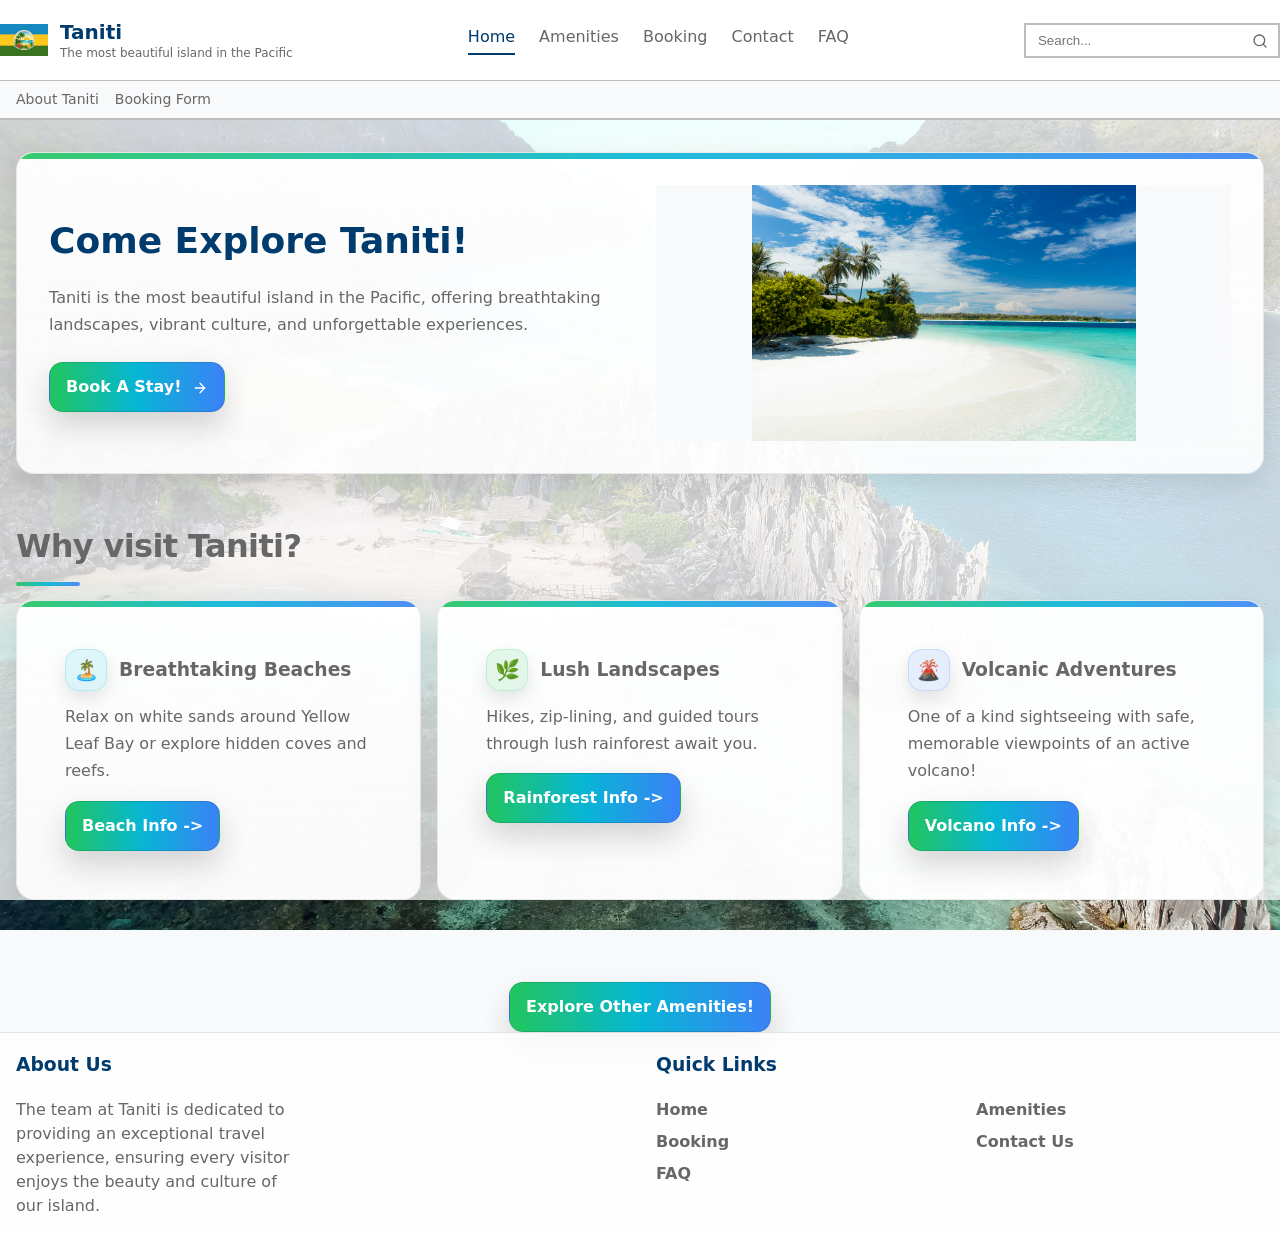
<file: index.html>
<!doctype html>
<html lang="en">
<head>
  <meta charset="utf-8">
  <meta name="viewport" content="width=device-width, initial-scale=1">
  <title>Taniti Home Page</title>
  <link rel="stylesheet" href="style.css">
</head>
<body>
  <div class="page" data-page="home">
    <header class="header">
  <div class="container header-main">
    <div class="header-row">
      <div class="brand">
        <div class="brand-logo">
          <img src="assets/Taniti_fictional_flag.png" alt="Flag of Taniti">
        </div>
        <div>
          <div class="brand-title">Taniti</div>
          <div class="brand-subtitle">The most beautiful island in the Pacific</div>
        </div>
      </div>

      <nav class="nav" aria-label="Primary">
        <a class="nav-link active" href="index.html">Home</a><a class="nav-link" href="amenities.html">Amenities</a><a class="nav-link" href="booking.html">Booking</a><a class="nav-link" href="contact-us.html">Contact</a><a class="nav-link" href="about.html">FAQ</a>
      </nav>

      <div class="search" aria-label="Search">
        <div class="search-wrap">
          <input class="search-input" type="text" placeholder="Search...">
          <span class="search-icon"><svg viewBox="0 0 24 24" fill="none" stroke="currentColor" stroke-width="2" stroke-linecap="round" stroke-linejoin="round" aria-hidden="true"><circle cx="11" cy="11" r="8"></circle><path d="m21 21-4.3-4.3"></path></svg></span>
        </div>
      </div>

      <button class="mobile-btn" type="button" aria-label="Menu">
        <span style="width:24px;height:24px;color:var(--text);display:inline-block"><svg viewBox="0 0 24 24" fill="none" stroke="currentColor" stroke-width="2" stroke-linecap="round" stroke-linejoin="round" aria-hidden="true"><path d="M4 6h16"></path><path d="M4 12h16"></path><path d="M4 18h16"></path></svg></span>
      </button>
    </div>
  </div>

  <div class="subnav">
    <div class="container">
      <nav class="subnav-row" aria-label="Section shortcuts">
        <a href="#why-taniti">About Taniti</a>
        <a href="booking.html#booking-form">Booking Form</a>
      </nav>
    </div>
  </div>
</header>
    <main class="container">
  <section class="section card hero">
    <div class="hero-grid">
      <div>
        <h1 class="hero-title">Come Explore Taniti!</h1>
        <p class="hero-text">Taniti is the most beautiful island in the Pacific, offering breathtaking landscapes, vibrant culture, and unforgettable experiences.</p>
        <a class="btn-primary" href="booking.html#booking-form">
          Book A Stay!
          <span style="width:16px;height:16px;display:inline-block"><svg viewBox="0 0 24 24" fill="none" stroke="currentColor" stroke-width="2" stroke-linecap="round" stroke-linejoin="round" aria-hidden="true"><path d="M5 12h14"></path><path d="m12 5 7 7-7 7"></path></svg></span>
        </a>
      </div>

      <div class="hero-media contain">
        <img src="assets/jcob-nasyr-ppMxyOhPtd8-unsplash.jpg" alt="Taniti">
      </div>
    </div>
  </section>

  <section id="why-taniti" class="section">
    <h2 class="section-title">Why visit Taniti?</h2>
    <div class="mini-grid">
      <div class="card mini-card">
      <div class="prose">
        <div class="badge-row">
          <div class="icon-badge teal">🏝️</div>
            <h3 class="card-title">Breathtaking Beaches</h3>
          </div>
          <p>Relax on white sands around Yellow Leaf Bay or explore hidden coves and reefs.</p>
          <a class="btn-primary" href="amenities.html#beaches">
            Beach Info -></a>
        </div>
      </div>
      <div class="card mini-card">
        <div class="prose">
          <div class="badge-row">
            <div class="icon-badge green">🌿</div>
            <h3 class="card-title">Lush Landscapes</h3>
          </div>
          <p>Hikes, zip-lining, and guided tours through lush rainforest await you.</p>
          <a class="btn-primary" href="amenities.html#rainforest">
            Rainforest Info -></a>
        </div>
      </div>
      <div class="card mini-card">
        <div class="prose">
          <div class="badge-row">
            <div class="icon-badge">🌋</div>
            <h3 class="card-title">Volcanic Adventures</h3>
          </div>
          <p>One of a kind sightseeing with safe, memorable viewpoints of an active volcano!</p>
          <a class="btn-primary" href="amenities.html#volcano">
            Volcano Info -></a>
        </div>
      </div>
      </div>
    </div>
    <div style="margin-top:2px; justify-content:center; display:flex;">
      <a class="btn-primary" href="amenities.html" style="justify-content:center;">Explore Other Amenities!</a>
    </div>
  </section>
  <footer class="footer">
  <div class="container">
    <div class="footer-grid">
      <div>
        <h3>About Us</h3>
        <p>The team at Taniti is dedicated to providing an exceptional travel experience, ensuring every visitor enjoys the beauty and culture of our island.</p>
      </div>

      <div></div>

      <div>
        <h3>Quick Links</h3>
        <ul>
          <li><a href="index.html">Home</a></li>
          <li><a href="booking.html">Booking</a></li>
          <li><a href="about.html">FAQ</a></li>
        </ul>
      </div>

      <div>
        <h3>&nbsp;</h3>
        <ul>
          <li><a href="amenities.html">Amenities</a></li>
          <li><a href="contact-us.html">Contact Us</a></li>
        </ul>
      </div>
    </div>
  </div>
</footer>
  </div>
</body>
</html>
</file>
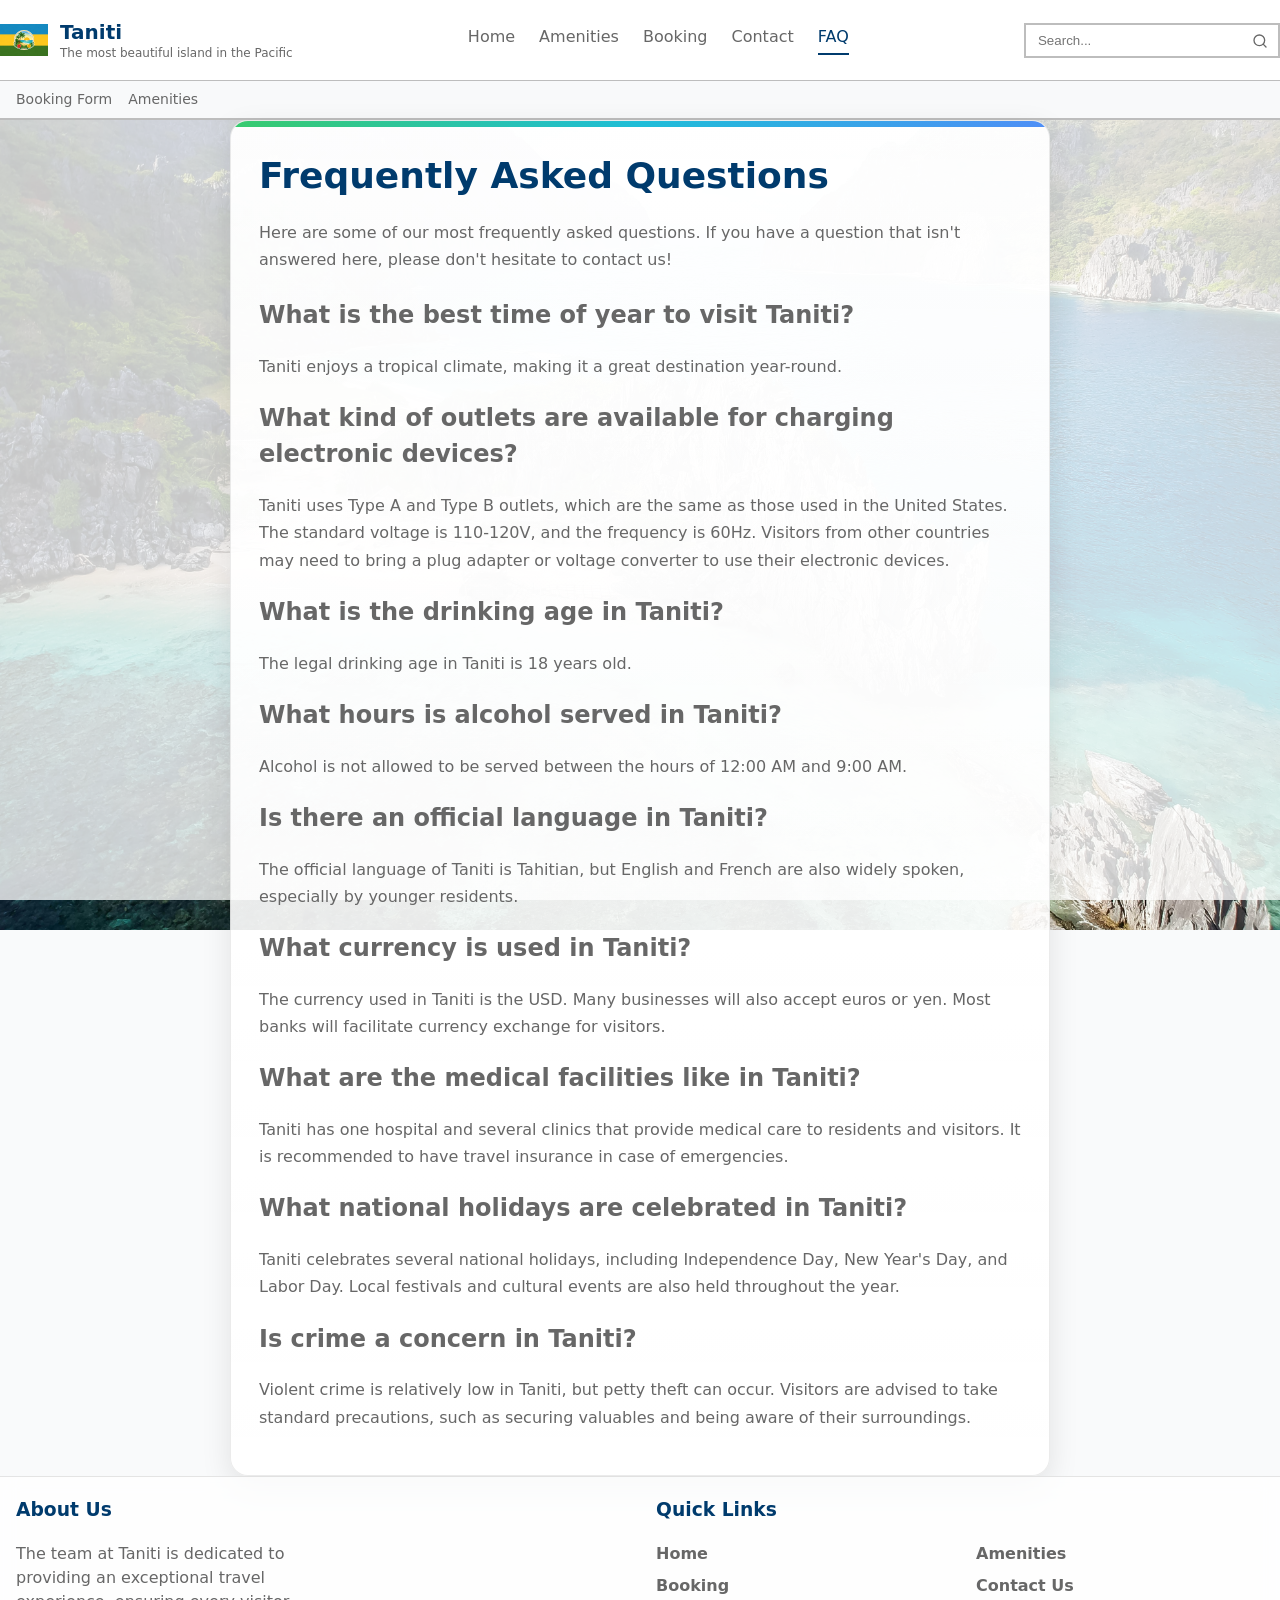
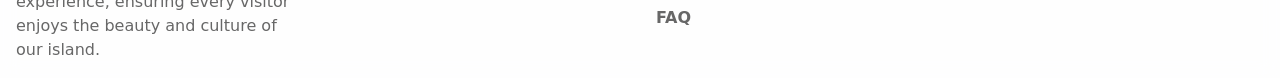
<file: about.html>
<!doctype html>
<html lang="en">
<head>
  <meta charset="utf-8">
  <meta name="viewport" content="width=device-width, initial-scale=1">
  <title>Taniti - FAQ</title>
  <link rel="stylesheet" href="style.css">
</head>
<body>
  <div class="page" data-page="about">
    <header class="header">
  <div class="container header-main">
    <div class="header-row">
      <div class="brand">
        <div class="brand-logo">
          <img src="assets/Taniti_fictional_flag.png" alt="Flag of Taniti">
        </div>
        <div>
          <div class="brand-title">Taniti</div>
          <div class="brand-subtitle">The most beautiful island in the Pacific</div>
        </div>
      </div>

      <nav class="nav" aria-label="Primary">
        <a class="nav-link" href="index.html">Home</a><a class="nav-link" href="amenities.html">Amenities</a><a class="nav-link" href="booking.html">Booking</a><a class="nav-link" href="contact-us.html">Contact</a><a class="nav-link active" href="about.html">FAQ</a>
      </nav>
    <div class="search" aria-label="Search">
        <div class="search-wrap">
          <input class="search-input" type="text" placeholder="Search...">
          <span class="search-icon"><svg viewBox="0 0 24 24" fill="none" stroke="currentColor" stroke-width="2" stroke-linecap="round" stroke-linejoin="round" aria-hidden="true"><circle cx="11" cy="11" r="8"></circle><path d="m21 21-4.3-4.3"></path></svg></span>
        </div>
      </div>

      <button class="mobile-btn" type="button" aria-label="Menu">
        <span style="width:24px;height:24px;color:var(--text);display:inline-block"><svg viewBox="0 0 24 24" fill="none" stroke="currentColor" stroke-width="2" stroke-linecap="round" stroke-linejoin="round" aria-hidden="true"><path d="M4 6h16"></path><path d="M4 12h16"></path><path d="M4 18h16"></path></svg></span>
      </button>
    </div>
  </div>

  <div class="subnav">
    <div class="container">
      <nav class="subnav-row" aria-label="Section shortcuts">
        <a href="booking.html">Booking Form</a>
        <a href="amenities.html">Amenities</a>
      </nav>
    </div>
  </div>
</header>

<section class="card card-narrow">
  <div>
    <h1 class="hero-title">Frequently Asked Questions</h1>
    <p class="hero-text">Here are some of our most frequently asked questions. If you have a question that isn't answered here, please don't hesitate to <a href="contact-us.html">contact us</a>!</p>
    <h2>What is the best time of year to visit Taniti?</h2>
    <p>Taniti enjoys a tropical climate, making it a great destination year-round.</p>
    <h2>What kind of outlets are available for charging electronic devices?</h2>
    <p>Taniti uses Type A and Type B outlets, which are the same as those used in the United States. The standard voltage is 110-120V, and the frequency is 60Hz. Visitors from other countries may need to bring a plug adapter or voltage converter to use their electronic devices.</p>
    <h2>What is the drinking age in Taniti?</h2>
    <p>The legal drinking age in Taniti is 18 years old.</p>
    <h2>What hours is alcohol served in Taniti?</h2>
    <p>Alcohol is not allowed to be served between the hours of 12:00 AM and 9:00 AM.</p>
    <h2>Is there an official language in Taniti?</h2>
    <p>The official language of Taniti is Tahitian, but English and French are also widely spoken, especially by younger residents.</p>
    <h2>What currency is used in Taniti?</h2>
    <p>The currency used in Taniti is the USD. Many businesses will also accept euros or yen. Most banks will facilitate currency exchange for visitors.</p>
    <h2>What are the medical facilities like in Taniti?</h2>
    <p>Taniti has one hospital and several clinics that provide medical care to residents and visitors. It is recommended to have travel insurance in case of emergencies.</p>
    <h2>What national holidays are celebrated in Taniti?</h2>
    <p>Taniti celebrates several national holidays, including Independence Day, New Year's Day, and Labor Day. Local festivals and cultural events are also held throughout the year.</p>
    <h2>Is crime a concern in Taniti?</h2>
    <p>Violent crime is relatively low in Taniti, but petty theft can occur. Visitors are advised to take standard precautions, such as securing valuables and being aware of their surroundings.</p>
  </div>
</section>
<footer class="footer">
  <div class="container">
    <div class="footer-grid">
      <div>
        <h3>About Us</h3>
        <p>The team at Taniti is dedicated to providing an exceptional travel experience, ensuring every visitor enjoys the beauty and culture of our island.</p>
      </div>

      <div></div>

      <div>
        <h3>Quick Links</h3>
        <ul>
          <li><a href="index.html">Home</a></li>
          <li><a href="booking.html">Booking</a></li>
          <li><a href="about.html">FAQ</a></li>
        </ul>
      </div>

      <div>
        <h3>&nbsp;</h3>
        <ul>
          <li><a href="amenities.html">Amenities</a></li>
          <li><a href="contact-us.html">Contact Us</a></li>
        </ul>
      </div>
    </div>
  </div>
</footer>
</div>
</body>
</html>
</file>
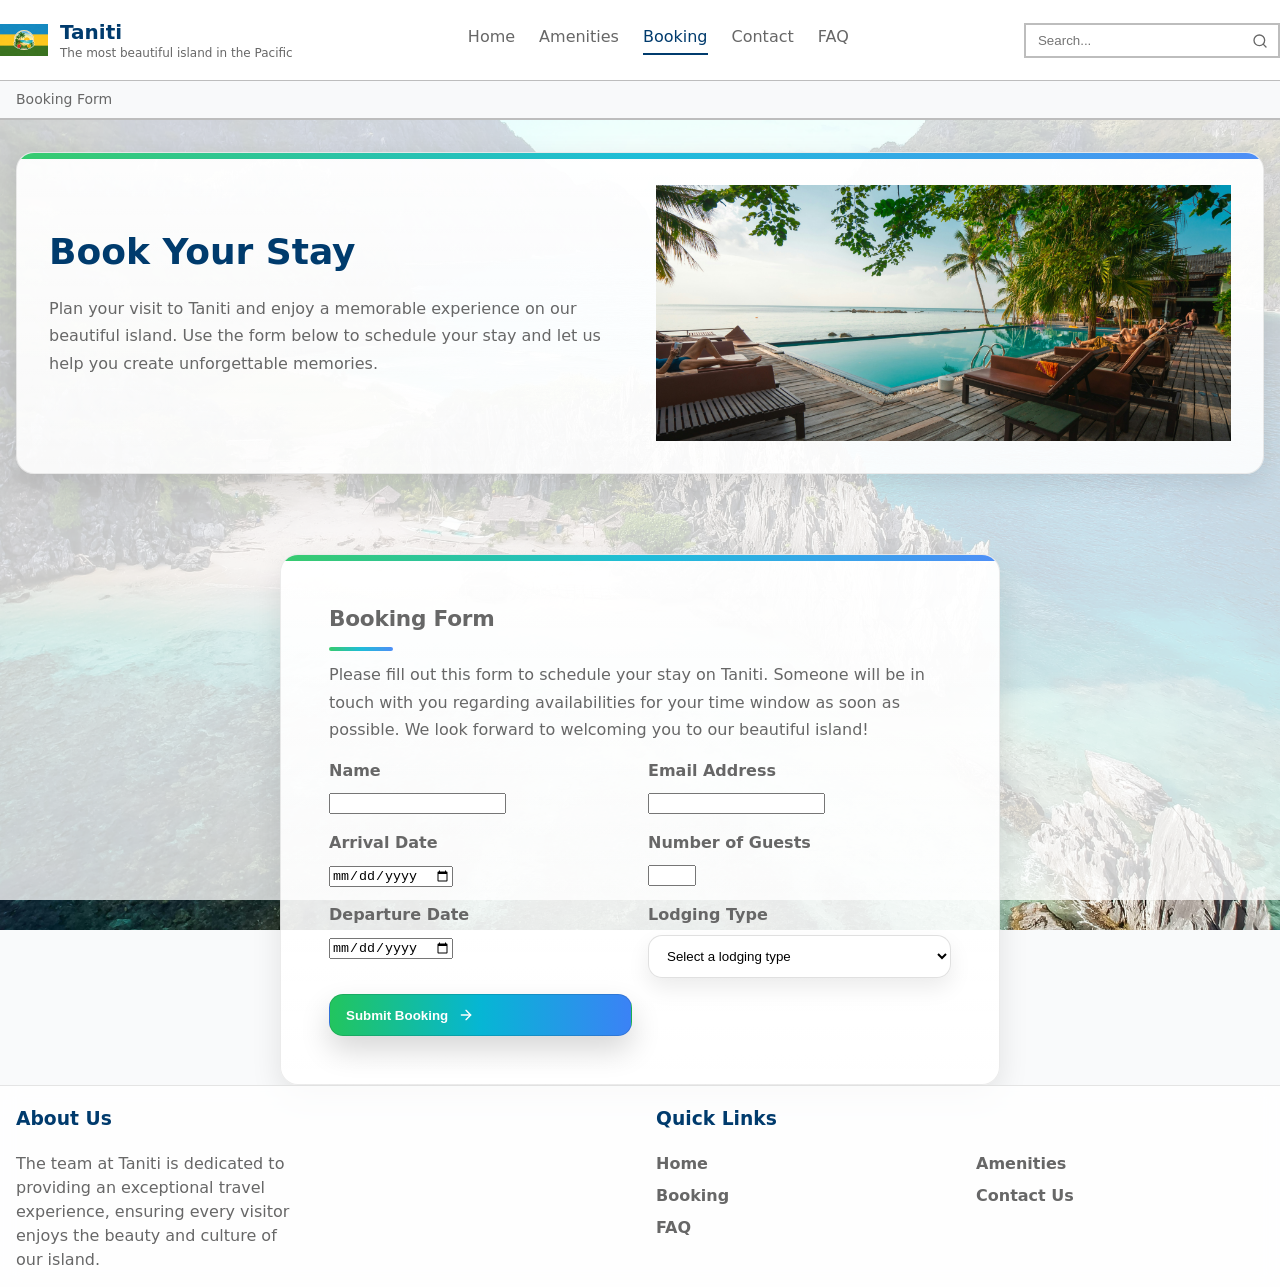
<file: booking.html>
<!doctype html>
<html lang="en">
<head>
  <meta charset="utf-8">
  <meta name="viewport" content="width=device-width, initial-scale=1">
  <title>Taniti - Booking</title>
  <link rel="stylesheet" href="style.css">
</head>
<body>
  <div class="page" data-page="booking">
    <header class="header">
  <div class="container header-main">
    <div class="header-row">
      <div class="brand">
        <div class="brand-logo">
          <img src="assets/Taniti_fictional_flag.png" alt="Flag of Taniti">
        </div>
        <div>
          <div class="brand-title">Taniti</div>
          <div class="brand-subtitle">The most beautiful island in the Pacific</div>
        </div>
      </div>

      <nav class="nav" aria-label="Primary">
        <a class="nav-link" href="index.html">Home</a><a class="nav-link" href="amenities.html">Amenities</a><a class="nav-link active" href="booking.html">Booking</a><a class="nav-link" href="contact-us.html">Contact</a><a class="nav-link" href="about.html">FAQ</a>
      </nav>

      <div class="search" aria-label="Search">
        <div class="search-wrap">
          <input class="search-input" type="text" placeholder="Search...">
          <span class="search-icon"><svg viewBox="0 0 24 24" fill="none" stroke="currentColor" stroke-width="2" stroke-linecap="round" stroke-linejoin="round" aria-hidden="true"><circle cx="11" cy="11" r="8"></circle><path d="m21 21-4.3-4.3"></path></svg></span>
        </div>
      </div>

      <button class="mobile-btn" type="button" aria-label="Menu">
        <span style="width:24px;height:24px;color:var(--text);display:inline-block"><svg viewBox="0 0 24 24" fill="none" stroke="currentColor" stroke-width="2" stroke-linecap="round" stroke-linejoin="round" aria-hidden="true"><path d="M4 6h16"></path><path d="M4 12h16"></path><path d="M4 18h16"></path></svg></span>
      </button>
    </div>
  </div>

  <div class="subnav">
    <div class="container">
      <nav class="subnav-row" aria-label="Section shortcuts">
        <a href="booking.html#booking-form">Booking Form</a>
      </nav>
    </div>
  </div>
</header>
    <main class="container">
  <section class="section card hero">
    <div class="hero-grid">
      <div>
        <h1 class="hero-title">Book Your Stay</h1>
        <p class="hero-text">Plan your visit to Taniti and enjoy a memorable experience on our beautiful island. Use the form below to schedule your stay and let us help you create unforgettable memories.</p>
      </div>

      <div class="hero-media">
        <img src="assets/sasha-kaunas-TAgGZWz6Qg8-unsplash.jpg" alt="Beach Resort in Taniti">
      </div>
    </div>
  </section>
</main>
<div class="card form-card">
  <div class="prose">
    <form id="booking-form" class="booking-form">
      <h2 class="section-title">Booking Form</h2>
      <p>Please fill out this form to schedule your stay on Taniti. Someone will be in touch with you regarding availabilities for your time window as soon as possible. We look forward to welcoming you to our beautiful island!</p>
      <div class="form-grid">
        <div class="form-group">
          <label for="name">Name</label>
          <input type="text" id="name" name="name" required>
        </div>
        <div class="form-group">
          <label for="email">Email Address</label>
          <input type="email" id="email" name="email" required>
        </div>
        <div class="form-group">
          <label for="arrival">Arrival Date</label>
          <input type="date" id="arrival" name="arrival" required min="2026-02-23">
        </div>
        <div class="form-group">
          <label for="guests">Number of Guests</label>
          <input type="number" id="guests" name="guests" min="1" required max="12">
        </div>
        <div class="form-group">
          <label for="departure">Departure Date</label>
          <input type="date" id="departure" name="departure" required min="2026-02-24">
        </div>
        <div class="form-group">
          <label for="lodging">Lodging Type</label>
          <select id="lodging" name="lodging" required>
            <option value="">Select a lodging type</option>
            <option value="standard">4 Star Resort</option>
            <option value="deluxe">Inexpensive Hostel</option>
            <option value="suite">Family Owned Hotels</option>
            <option value="bed-breakfast">Bed & Breakfasts</option>
          </select>
        </div>
        <button type="submit" class="btn-primary">
          Submit Booking
          <span style="width:16px;height:16px;display:inline-block"><svg viewBox="0 0 24 24" fill="none" stroke="currentColor" stroke-width="2" stroke-linecap="round" stroke-linejoin="round" aria-hidden="true"><path d="M5 12h14"></path><path d="m12 5 7 7-7 7"></path></svg></span>
        </button>
      </div>
    </form>
  </div>
</div>
<div id="bookingSuccess" class="card" style="display:none; margin-top:16px;">
  <div class="prose">
    <div class="badge-row">
      <div class="icon-badge green">✅</div>
      <h2 class="card-title">Request received</h2>
    </div>
    <p>Thanks! We'll email you within 1 business day with availability and next steps!</p>
  </div>
</div>

<div id="bookingError" class="card" style="display:none; margin-top:16px">
  <div class="prose">
    <div class="badge-row">
      <div class="icon-badge teal">⚠️</div>
      <h2 class="card-title">Check your information</h2>
    </div>
    <p id="bookingErrorText">There was an error with your booking. Please review your information and try again.</p>
  </div>
</div>
<footer class="footer">
  <div class="container">
    <div class="footer-grid">
      <div>
        <h3>About Us</h3>
        <p>The team at Taniti is dedicated to providing an exceptional travel experience, ensuring every visitor enjoys the beauty and culture of our island.</p>
      </div>

      <div></div>

      <div>
        <h3>Quick Links</h3>
        <ul>
          <li><a href="index.html">Home</a></li>
          <li><a href="booking.html">Booking</a></li>
          <li><a href="about.html">FAQ</a></li>
        </ul>
      </div>

      <div>
        <h3>&nbsp;</h3>
        <ul>
          <li><a href="amenities.html">Amenities</a></li>
          <li><a href="contact-us.html">Contact Us</a></li>
        </ul>
      </div>
    </div>
  </div>
</footer>
  </div>
</body>
</html>
</file>
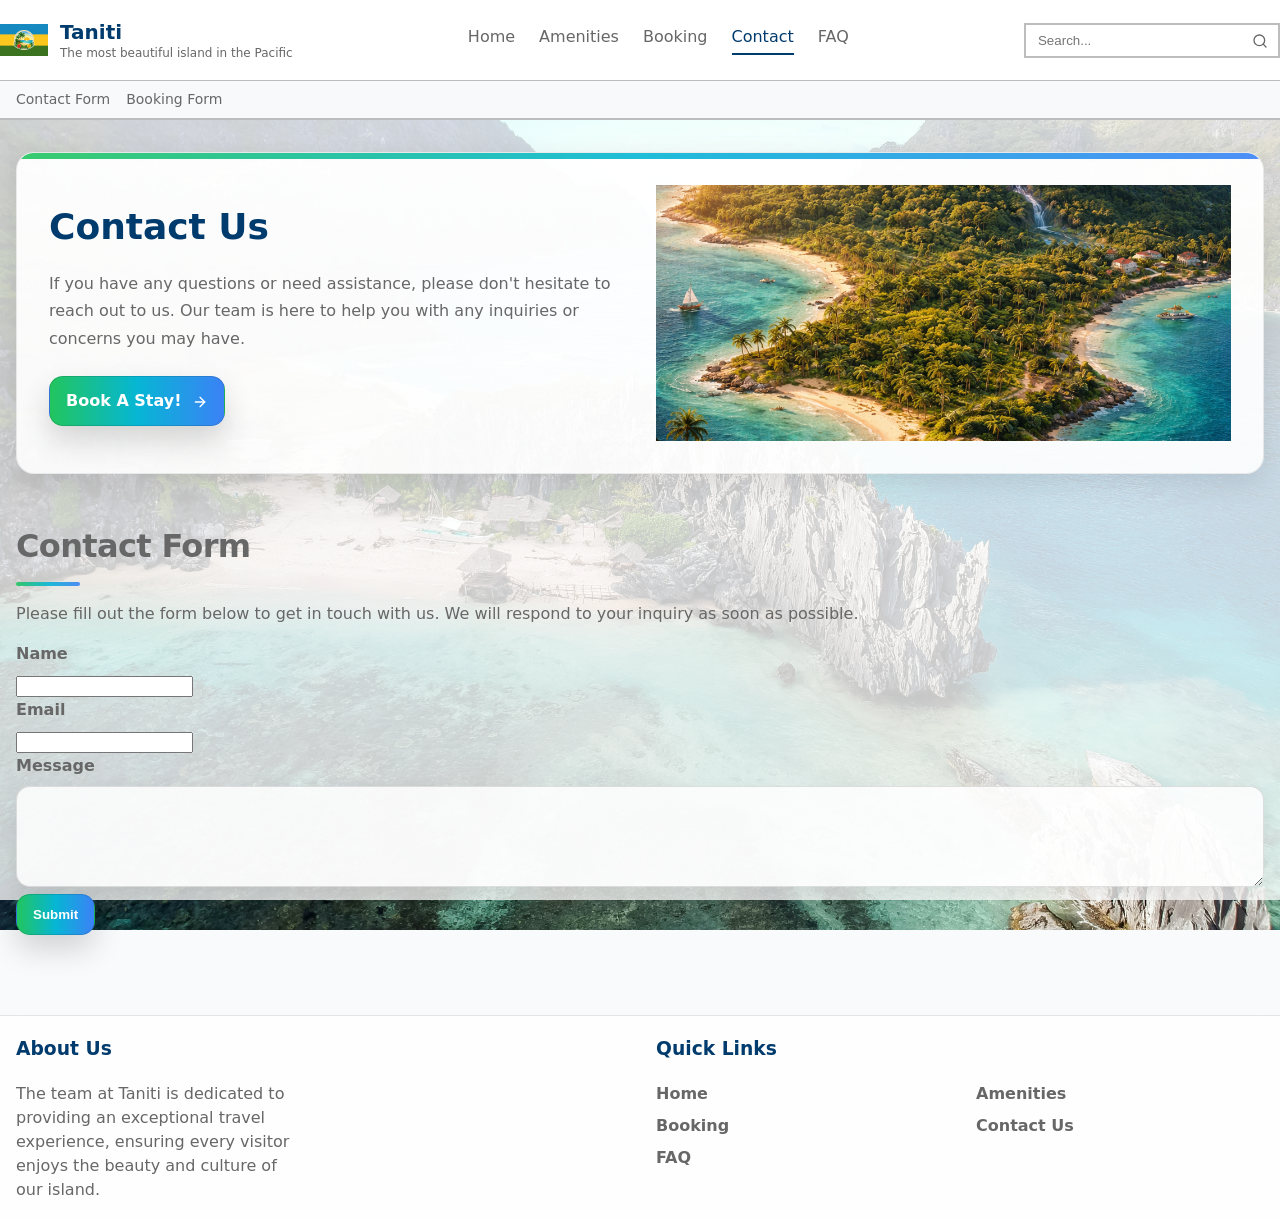
<file: contact-us.html>
<!doctype html>
<html lang="en">
<head>
  <meta charset="utf-8">
  <meta name="viewport" content="width=device-width, initial-scale=1">
  <title>Taniti - Contact Us</title>
  <link rel="stylesheet" href="style.css">
</head>
<body>
  <div class="page" data-page="contact">
    <header class="header">
  <div class="container header-main">
    <div class="header-row">
      <div class="brand">
        <div class="brand-logo">
          <img src="assets/Taniti_fictional_flag.png" alt="Flag of Taniti">
        </div>
        <div>
          <div class="brand-title">Taniti</div>
          <div class="brand-subtitle">The most beautiful island in the Pacific</div>
        </div>
      </div>

      <nav class="nav" aria-label="Primary">
        <a class="nav-link" href="index.html">Home</a><a class="nav-link" href="amenities.html">Amenities</a><a class="nav-link" href="booking.html">Booking</a><a class="nav-link active" href="contact-us.html">Contact</a><a class="nav-link" href="about.html">FAQ</a>
      </nav>

      <div class="search" aria-label="Search">
        <div class="search-wrap">
          <input class="search-input" type="text" placeholder="Search...">
          <span class="search-icon"><svg viewBox="0 0 24 24" fill="none" stroke="currentColor" stroke-width="2" stroke-linecap="round" stroke-linejoin="round" aria-hidden="true"><circle cx="11" cy="11" r="8"></circle><path d="m21 21-4.3-4.3"></path></svg></span>
        </div>
      </div>

      <button class="mobile-btn" type="button" aria-label="Menu">
        <span style="width:24px;height:24px;color:var(--text);display:inline-block"><svg viewBox="0 0 24 24" fill="none" stroke="currentColor" stroke-width="2" stroke-linecap="round" stroke-linejoin="round" aria-hidden="true"><path d="M4 6h16"></path><path d="M4 12h16"></path><path d="M4 18h16"></path></svg></span>
      </button>
    </div>
  </div>

  <div class="subnav">
    <div class="container">
      <nav class="subnav-row" aria-label="Section shortcuts">
        <a href="#contact-form">Contact Form</a>
        <a href="booking.html#booking-form">Booking Form</a>
      </nav>
    </div>
  </div>
</header>
<main class="container">
  <section class="section card hero">
    <div class="hero-grid">
      <div>
        <h1 class="hero-title">Contact Us</h1>
        <p class="hero-text">
          If you have any questions or need assistance, please don't hesitate to reach out to us. Our team is here to help you with any inquiries or concerns you may have.
        </p>
        <a class="btn-primary" href="booking.html#booking-form">
          Book A Stay!
          <span style="width:16px;height:16px;display:inline-block"><svg viewBox="0 0 24 24" fill="none" stroke="currentColor" stroke-width="2" stroke-linecap="round" stroke-linejoin="round" aria-hidden="true"><path d="M5 12h14"></path><path d="m12 5 7 7-7 7"></path></svg></span>
        </a>
      </div>

      <div class="hero-media">
        <img src="assets/volcano_over_island.png" alt="Volcano over Taniti">
      </div>
    </div>
  </section>

  <section id="contact-form" class="section">
    <h2 class="section-title">Contact Form</h2>
    <p>Please fill out the form below to get in touch with us. We will respond to your inquiry as soon as possible.</p>
    <form class="contact-form">
      <label for="name">Name</label>
      <input type="text" id="name" name="name" required>
      <label for="email">Email</label>
      <input type="email" id="email" name="email" required>
      <br/>
      <label for="message">Message</label>
      <textarea id="message" name="message" rows="5" required></textarea>
      <button type="submit" class="btn-primary">Submit</button>
    </form>
  </section>
</main>
<footer class="footer">
  <div class="container">
    <div class="footer-grid">
      <div>
        <h3>About Us</h3>
        <p>The team at Taniti is dedicated to providing an exceptional travel experience, ensuring every visitor enjoys the beauty and culture of our island.</p>
      </div>

      <div></div>

      <div>
        <h3>Quick Links</h3>
        <ul>
          <li><a href="index.html">Home</a></li>
          <li><a href="booking.html">Booking</a></li>
          <li><a href="about.html">FAQ</a></li>
        </ul>
      </div>

      <div>
        <h3>&nbsp;</h3>
        <ul>
          <li><a href="amenities.html">Amenities</a></li>
          <li><a href="contact-us.html">Contact Us</a></li>
        </ul>
      </div>
    </div>
  </div>
</footer>
  </div>
</body>
</html>
</file>
<file: style.css>
:root{
  --primary:#003B6D;
  --primary-hover:#6699CC;
  --text:#676767;
  --border:#BDBDBD;
  --bg:#f9fafb;      /* gray-50 */
  --panel:#ffffff;
  --muted:#f8f9fa;
  --footer:#1f2937;  /* gray-800 */
}

*{box-sizing:border-box;}
html{scroll-behavior:smooth;}
body{
  margin:0;
  font-family: system-ui,-apple-system,Segoe UI,Roboto,Helvetica,Arial,"Apple Color Emoji","Segoe UI Emoji";
  font-size:16px;
  line-height:1.5;
  background:var(--bg);
  color:var(--text);
  position: relative;
}

a{color:inherit;text-decoration:none;}
a:hover{text-decoration:none;}

.page{
  min-height:100vh;
  display:flex;
  flex-direction:column;
  background:transparent;
}

.container{
  max-width:1280px; /* Tailwind max-w-7xl */
  margin:0 auto;
  padding:0 16px;
  width:100%;
}

.header{
  background:var(--panel);
  border-bottom:2px solid var(--border);
}

.header-main{
  padding:16px 0;
}

.header-row{
  display:flex;
  align-items:center;
  justify-content:space-between;
  gap:16px;
}

.brand{
  display:flex;
  align-items:center;
  gap:12px;
  min-width: 240px;
}

.brand-logo{
  width:48px;height:48px;
  display:flex;align-items:center;justify-content:center;
}
.brand-logo img{width:100%;height:100%;object-fit:contain;}

.brand-title{
  font-weight:700;
  font-size:20px;
  color:var(--primary);
  line-height:1.2;
}
.brand-subtitle{
  font-size:12px;
  color:var(--text);
  line-height:1.2;
  margin-top:2px;
}

.nav{
  display:none;
  align-items:center;
  gap:24px;
  white-space:nowrap;
}

.nav-link{
  padding-bottom:4px;
  color:var(--text);
  border-bottom:2px solid transparent;
  transition: color .15s ease, border-color .15s ease;
}
.nav-link:hover{color:var(--primary);}
.nav-link.active{
  color:var(--primary);
  border-bottom-color:var(--primary);
}

.search{
  display:none;
  align-items:center;
  gap:8px;
}
.search-wrap{position:relative;}
.search-input{
  width:256px;
  padding:8px 40px 8px 12px;
  border:2px solid var(--border);
  background:var(--panel);
  outline:none;
  transition:border-color .15s ease;
}
.search-input:focus{border-color:var(--primary-hover);}
.search-icon{
  position:absolute;
  right:12px;
  top:50%;
  transform:translateY(-50%);
  width:16px;height:16px;
  color:var(--text);
}

.mobile-btn{
  display:inline-flex;
  align-items:center;
  justify-content:center;
  padding:8px;
  border:2px solid var(--border);
  background:transparent;
}

.subnav{
  border-top:1px solid var(--border);
  background:var(--muted);
}
.subnav-row{
  padding:8px 0;
  display:flex;
  gap:16px;
  font-size:14px;
}
.subnav a{
  color:var(--text);
  transition: color .15s ease;
  text-decoration:none;
}
.subnav a:hover{
  color:var(--primary);
  text-decoration:underline;
}

main.container{
  flex:1;
  padding-top:32px;
  padding-bottom:32px;
}

.card{
  background: linear-gradient(180deg, rgba(255,255,255,0.95), rgba(255,255,255,0.88));
  border: 1px solid rgba(0,0,0,0.08);
  border-radius: 18px;
  box-shadow:
    0 10px 30px rgba(0,0,0,0.1),
    0 1px 0 rgba(255,255,255,0.60) inset;
  overflow: hidden;
  position: relative;
  transition: transform 180ms ease, box-shadow 180ms ease, border-color 180ms ease;
  padding:28px;
}

/* subtle "accent bar" */
.card::before{
  content:"";
  position:absolute;
  top:0;left:0;right:0;
  height:6px;
  background: linear-gradient(90deg, #22c55e, #06b6d4, #3b82f6);
  opacity: 0.9;
}

.card:hover{
  transform: translateY(-4px);
  border-color: rgba(0,0,0,0.14);
  box-shadow:
    0 18px 48px rgba(0,0,0,0.16),
    0 1px 0 rgba(255,255,255,0.60) inset;
}

.card:focus-within{
  outline: 3px solid rgba(59,130,246,0.35);
  outline-offset: 3px;
}

.card .prose{
  padding:28px;
}

.card h2:first-child,
.card h3:first-child{
  font-size: 1.35rem;
  margin-top: 0;
  margin-bottom: 10px;
  letter-spacing: -0.01em;
}

.card p{
  line-height: 1.7;
}

.card-narrow{
  max-width: 820px;
  margin: 0 auto;
}

.section{margin-bottom:48px;}
.section-title{
  font-size: clamp(1.6rem, 1.2rem + 1vw, 2.2rem);
  letter-spacing: -0.02em;
  margin: 0 0 14px;
  position: relative;
}

.section-title:after{
  content:"";
  display:block;
  width:64px;
  height:4px;
  margin-top: 12px;
  border-radius: 999px;
  background: linear-gradient(90deg, #22c55e, #06b6d4, #3b82f6);
  opacity: 0.9;
}

.hero{
  padding:32px;
}
.hero-grid{
  display:grid;
  gap:32px;
  align-items:center;
}
.hero-title{
  font-size:36px;
  font-weight:700;
  color:var(--primary);
  margin:0 0 16px 0;
}
.hero-text{margin:0 0 24px 0; color:var(--text);}
.hero-media{
  height:256px;
  display:flex;
  align-items:center;
  justify-content:center;
  background:var(--muted);
}
.hero-media img{width:100%;height:100%;object-fit:cover;}
.hero-media.contain img{object-fit:contain;}

.btn-primary{
  display:inline-flex;
  align-items:center;
  gap: 10px;
  padding:12px 16px;
  border-radius: 14px;
  text-decoration: none;
  font-weight: 700;
  border: 1px solid rgba(0,0,0,0.12);
  background: linear-gradient(90deg, #22c55e, #06b6d4, #3b82f6);
  color: white;
  box-shadow: 0 14px 30px rgba(0,0,0,0.16);
  transition: transform 160ms ease, box-shadow 160ms ease, border-color 160ms ease;
}

.btn-primary:hover{
  transform: translateY(-2px);
  box-shadow: 0 18px 48px rgba(0,0,0,0.14);
}

.btn-primary:focus-visible{
  outline: 3px solid rgba(59,130,246,0.35);
  outline-offset: 3px;
}

.prose p{margin:0 0 16px 0; color:var(--text);}
.prose ul{margin:0 0 16px 0; padding-left:0; list-style:none; color:var(--text);}
.prose li{margin:6px 0;}

.form{
  display:grid;
  gap:24px;
}

.form-card{
  padding: 28px;
  background: linear-gradient(180deg, rgba(255,255,255,0.95), rgba(255,255,255,0.88));
  max-width: 720px;
  margin: 0 auto;
}

.form-grid{
  display: grid;
  grid-template-columns: 1fr 1fr;
  gap: 16px;
}

.form-grid .full{
  grid-column: 1 / -1;
}

label{
  display:block;
  font-weight:700;
  margin-bottom:8px;
}

.field{position:relative;}
.input, select, textarea{
  width:100%;
  padding:12px 14px;
  border-radius: 14px;
  border: 1px solid rgba(0,0,0,0.12);
  background: rgba(255,255,255,0.85);
  box-shadow: 0 10px 22px rgba(0,0,0,0.08);
}

.input:focus, select:focus, textarea:focus{
  outline: 3px solid rgba(59,130,246,0.35);
  outline-offset: 2px;
}
.field-icon{
  position:absolute;
  left:12px;
  top:50%;
  transform:translateY(-50%);
  width:16px;height:16px;
  color:var(--border);
  pointer-events:none;
}
.checkbox-row{
  display:flex;
  align-items:center;
  gap:8px;
}
.checkbox-row label{
  margin:0;
  font-weight:400;
  color:var(--text);
}

.form-actions{grid-column:1 / -1;}

.table-wrap{overflow-x:auto;}
table{
  width:100%;
  border-collapse:collapse;
  border:2px solid var(--border);
}
th, td{
  border:2px solid var(--border);
  padding:12px 16px;
}
th{
  background:var(--primary);
  color:#fff;
  font-weight:700;
  text-align:left;
}
td strong{color:var(--primary);}
td:first-child{font-weight:700;color:var(--primary);}

.amenity-menu,
.attraction-menu{
  display:flex;
  flex-wrap: wrap;
  gap: 10px;
  margin: 18px 0 26px;
  justify-content: center;
}

.amenity-menu a,
.attraction-menu a{
  display: inline-flex;
  align-items: center;
  gap: 8px;
  padding: 10px 14px;
  border-radius: 999px;
  text-decoration: none;
  font-weight: 600;
  background:rgba(255,255,255,0.75);
  border: 1px solid rgba(0,0,0,0.10);
  box-shadow: 0 10px 22px rgba(0,0,0,0.10);
  transition: transform 160ms ease, box-shadow 160ms ease, border-color 160ms ease;
}

.amenity-menu a:hover,
.attraction-menu a:hover{
  transform: translateY(-2px);
  border-color: rgba(0,0,0,0.16);
  box-shadow: 0 18px 48px rgba(0,0,0,0.14);
}

.amenity-menu a.focus-visible,
.attraction-menu a.focus-visible{
  outline: 3px solid rgba(59,130,246,0.35);
  outline-offset: 3px;
}

.note{
  margin:0 0 16px 0;
  padding:16px;
  border:2px solid var(--border);
  background:var(--panel);
}

.footer{
  background: rgba(255,255,255,0.78);
  border-top: 1px solid rgba(0,0,0,0.10);
  color: var(--text);
  backdrop-filter: blur(10px);
}
.footer .container{
  padding: top 28px;
  padding: bottom 28px;
}
.footer-grid{
  display:grid;
  grid-template-columns: 1fr;
  gap:32px;
}
.footer h3{
  color: var(--primary);
}
.footer p, .footer a{color: var(--text);}
.footer a{
  text-decoration: none;
  font-weight: 600;
}
.footer a:hover{
  color: var(--primary);
  text-decoration: underline;
}
.footer ul{margin:0;padding:0;list-style:none;}
.footer li{margin:8px 0;}

.badge-row{
  display:flex;
  align-items:center;
  gap:12px;
  margin-bottom: 12px;
}

.icon-badge{
  width: 42px;
  height: 42px;
  border-radius: 14px;
  display:grid;
  place-items: center;
  font-size: 20px;
  background: rgba(59,130,246,0.12);
  border: 1px solid rgba(59,130,246,0.18);
  box-shadow: 0 8px 18px rgba(0,0,0,0.10);
}

.icon-badge.green{
  background: rgba(34,197,94,0.12);
  border-color: rgba(34,197,94,0.18);
}

.icon-badge.teal{
  background: rgba(6,182,212,0.12);
  border-color: rgba(6,182,212,0.18);
}

.card-title{
  margin: 0;
}

.mini-grid{
  display:grid;
  grid-template-columns: repeat(3, 1fr);
  gap:16px;
}

.mini-card .prose{
  padding: 22px;
}

body{
  background-image: url("assets/cris-tagupa-9ZXHUr5aCwM-unsplash.jpg");
  background-size: cover;
  background-position: center;
  background-attachment: fixed;
  background-repeat: no-repeat;
}
body:before{
  content:"";
  position:fixed;
  inset: 0;
  background: rgba(255,255,255,0.78);
  pointer-events:none;
  z-index: -1;
}
@media (min-width:768px){
  .nav{display:flex;}
  .search{display:flex;}
  .card .prose{padding: 20px;}
  .mobile-btn{display:none;}
  .hero-grid{grid-template-columns:1fr 1fr;}
  .form{grid-template-columns:1fr 1fr;}
  .footer-grid{grid-template-columns: repeat(4, 1fr);}
}
</file>
